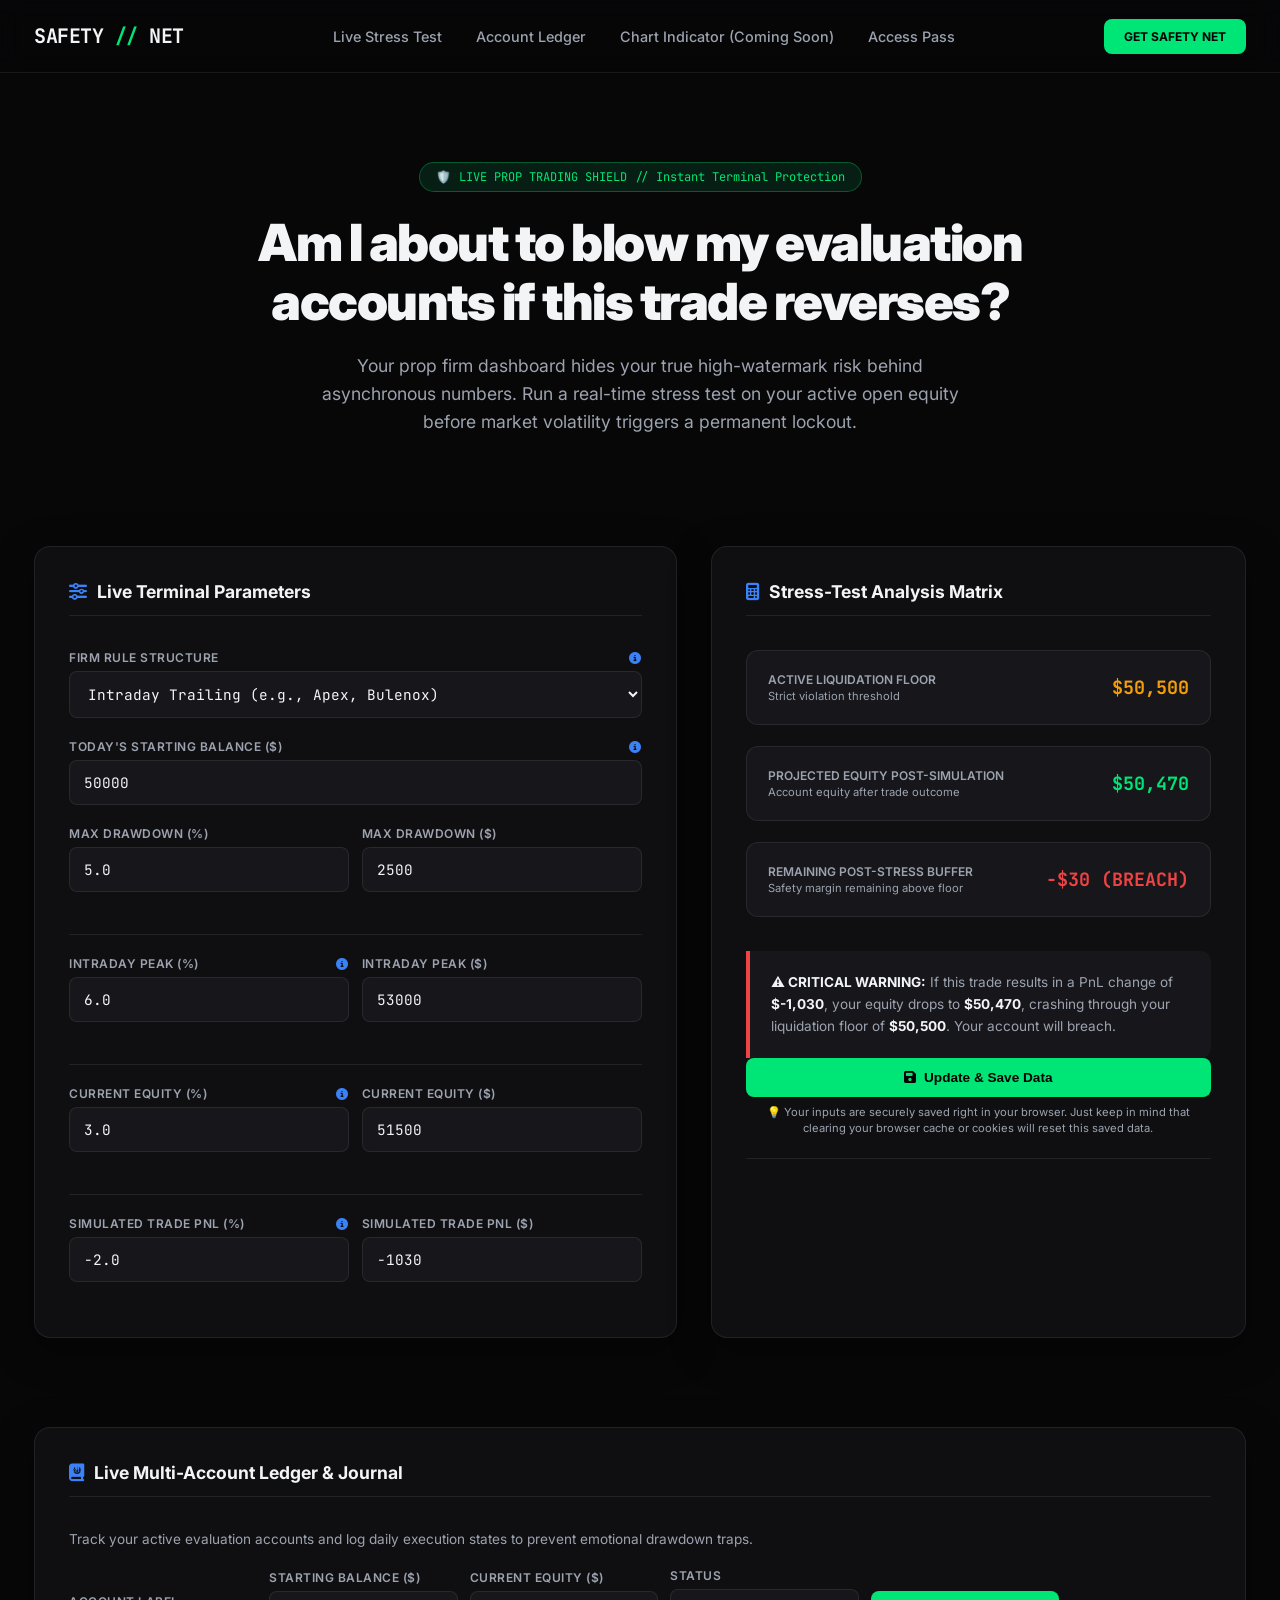
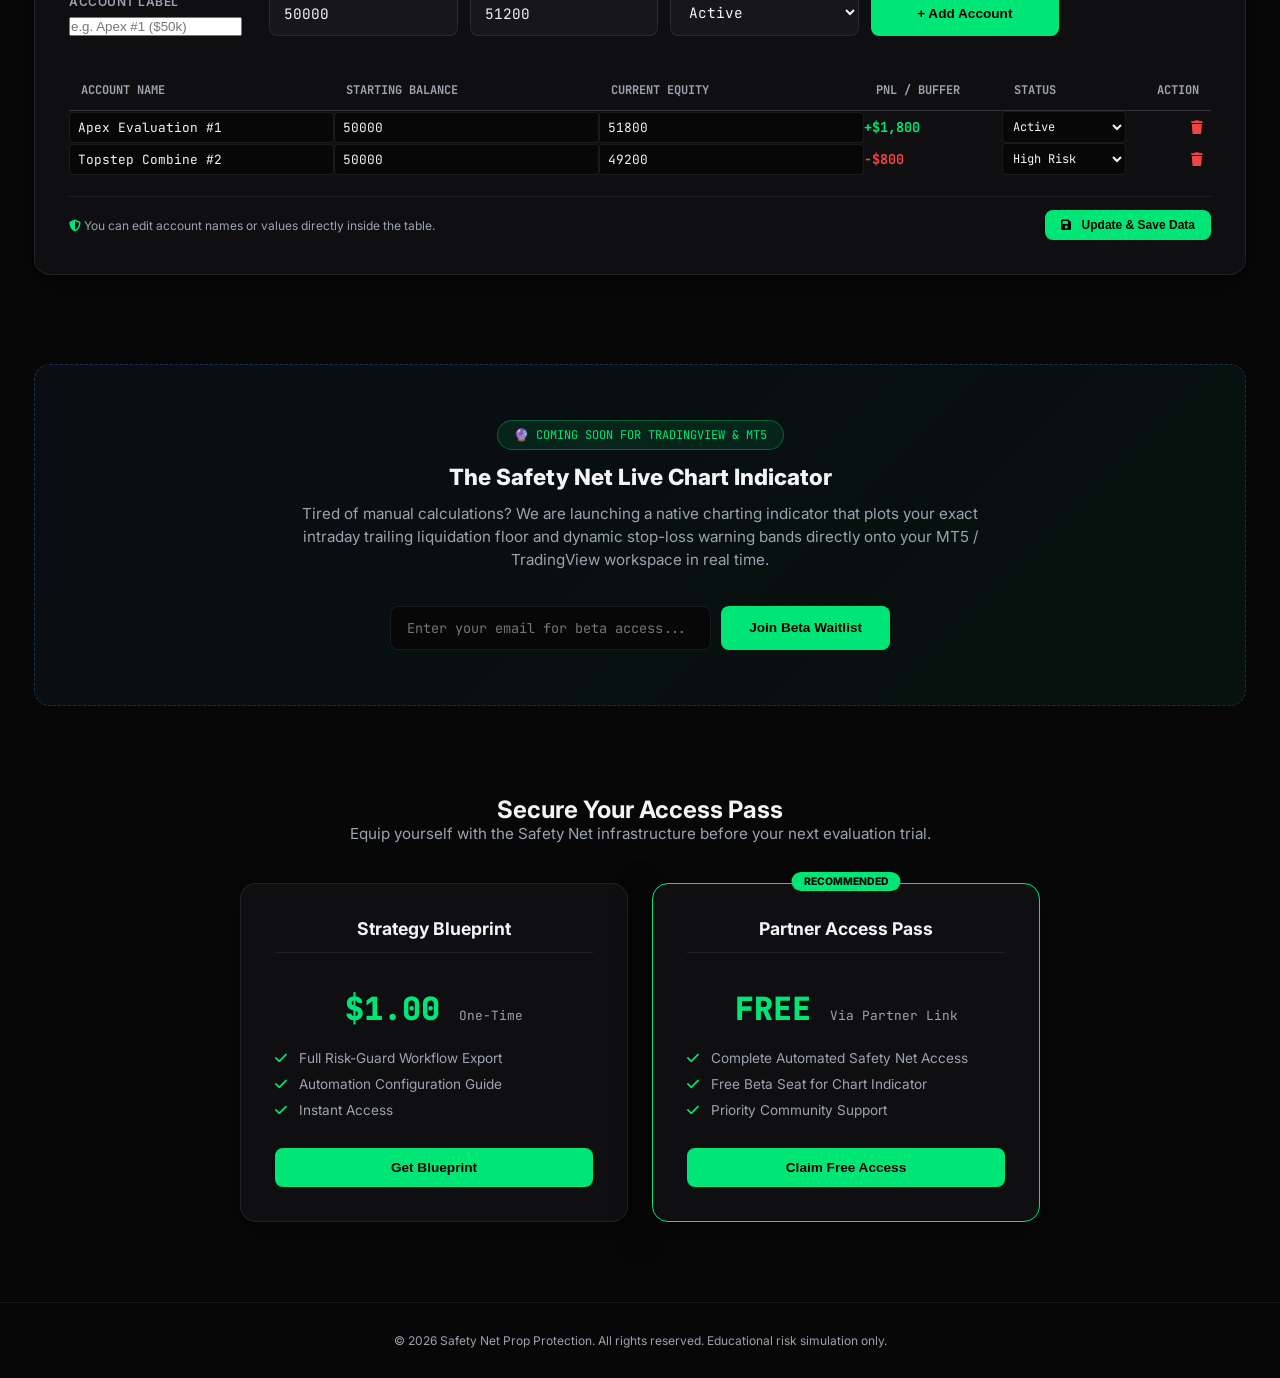
<file: index.html>
<!DOCTYPE html>
<html lang="en">
<head>
    <meta charset="UTF-8" />
    <meta name="viewport" content="width=device-width, initial-scale=1.0" />
    <title>Safety Net // Prop Trading Liquidation Shield & Calculator</title>
    <link rel="preconnect" href="https://fonts.googleapis.com" />
    <link rel="preconnect" href="https://fonts.gstatic.com" crossorigin />
    <link href="https://fonts.googleapis.com/css2?family=Inter:wght@300;400;500;600;700;800;900&family=JetBrains+Mono:wght@400;500;700&display=swap" rel="stylesheet" />
    <link rel="stylesheet" href="https://cdnjs.cloudflare.com/ajax/libs/font-awesome/6.4.0/css/all.min.css" />
    <link rel="stylesheet" href="style.css" />
</head>
<body>

    <nav class="navbar">
        <div class="widescreen-wrapper">
            <div class="nav-inner">
                <a href="#" class="logo">
                    SAFETY <span class="logo-accent">//</span> NET
                </a>
                <div class="nav-links">
                    <a href="#calculator">Live Stress Test</a>
                    <a href="#journal">Account Ledger</a>
                    <a href="#coming-soon">Chart Indicator (Coming Soon)</a>
                    <a href="#pricing">Access Pass</a>
                </div>
                <a href="#pricing" class="btn-primary" style="padding: 10px 20px; font-size: 0.75rem;">GET SAFETY NET</a>
            </div>
        </div>
    </nav>

    <section class="hero-section">
        <div class="widescreen-wrapper">
            <div class="status-badge">
                🛡️ <span class="status-online">LIVE PROP TRADING SHIELD</span> // Instant Terminal Protection
            </div>
            <h1 class="hero-title">
                Am I about to blow my evaluation accounts if this trade reverses?
            </h1>
            <p class="hero-desc">
                Your prop firm dashboard hides your true high-watermark risk behind asynchronous numbers. Run a real-time stress test on your active open equity before market volatility triggers a permanent lockout.
            </p>
        </div>
    </section>

    <section id="calculator" class="widescreen-wrapper">
        <div class="workspace-grid">
            
            <div class="terminal-panel">
                <h3><i class="fa-solid fa-sliders"></i> Live Terminal Parameters</h3>
                
               

                <div class="form-group">
                    <label for="propFirm">Firm Rule Structure 
                        <span class="info-tooltip"><i class="fa-solid fa-circle-info"></i><span class="tooltip-text">Intraday trailing models lock your liquidation floor to your highest floating peak. Static models anchor to your starting balance.</span></span>
                    </label>
                    <select id="propFirm">
                        <option value="intraday">Intraday Trailing (e.g., Apex, Bulenox)</option>
                        <option value="static">Static Balance Baseline (e.g., FTMO, FundedNext)</option>
                    </select>
                </div>

                <div class="form-group">
                    <label for="startingBalance">Today's Starting Balance ($)
                        <span class="info-tooltip"><i class="fa-solid fa-circle-info"></i><span class="tooltip-text">Your exact account balance at today's market open.</span></span>
                    </label>
                    <input type="number" id="startingBalance" value="50000" step="1000">
                </div>

                <div class="form-row dual">
                    <div class="form-group">
                        <label for="drawdownPercent">Max Drawdown (%)</label>
                        <input type="number" id="drawdownPercent" value="5.0" step="0.5">
                    </div>
                    <div class="form-group">
                        <label for="drawdownDollar">Max Drawdown ($)</label>
                        <input type="number" id="drawdownDollar" value="2500" step="100">
                    </div>
                </div>

                <div class="form-row dual input-divider">
                    <div class="form-group">
                        <label for="peakPercent">Intraday Peak (%)
                            <span class="info-tooltip"><i class="fa-solid fa-circle-info"></i><span class="tooltip-text">Highest floating equity peak reached today relative to start balance.</span></span>
                        </label>
                        <input type="number" id="peakPercent" value="6.0" step="0.5">
                    </div>
                    <div class="form-group">
                        <label for="peakDollar">Intraday Peak ($)</label>
                        <input type="number" id="peakDollar" value="53000" step="100">
                    </div>
                </div>

                <div class="form-row dual input-divider">
                    <div class="form-group">
                        <label for="currentPercent">Current Equity (%)
                            <span class="info-tooltip"><i class="fa-solid fa-circle-info"></i><span class="tooltip-text">Real-time floating equity including open PnL right now.</span></span>
                        </label>
                        <input type="number" id="currentPercent" value="3.0" step="0.5">
                    </div>
                    <div class="form-group">
                        <label for="currentDollar">Current Equity ($)</label>
                        <input type="number" id="currentDollar" value="51500" step="100">
                    </div>
                </div>

                <div class="form-row dual input-divider">
                    <div class="form-group">
                        <label for="simPnlPercent">Simulated Trade PnL (%)
                            <span class="info-tooltip"><i class="fa-solid fa-circle-info"></i><span class="tooltip-text">Test stop-loss leeway. Positive = profit gain, Negative = drawdown/loss retracement.</span></span>
                        </label>
                        <input type="number" id="simPnlPercent" value="-2.0" step="0.5">
                    </div>
                    <div class="form-group">
                        <label for="simPnlDollar">Simulated Trade PnL ($)</label>
                        <input type="number" id="simPnlDollar" value="-1030" step="50">
                    </div>
                </div>
            </div>

            <div class="terminal-panel">
                <h3><i class="fa-solid fa-calculator"></i> Stress-Test Analysis Matrix</h3>
                
                <div class="matrix-metrics">
                    <div class="metric-tile">
                        <div>
                            <div class="metric-tile-title">Active Liquidation Floor</div>
                            <div class="metric-tile-sub">Strict violation threshold</div>
                        </div>
                        <div class="metric-tile-val warning" id="hardFloor">$50,500</div>
                    </div>

                    <div class="metric-tile">
                        <div>
                            <div class="metric-tile-title">Projected Equity Post-Simulation</div>
                            <div class="metric-tile-sub">Account equity after trade outcome</div>
                        </div>
                        <div class="metric-tile-val" id="projectedEquity">$50,470</div>
                    </div>

                    <div class="metric-tile">
                        <div>
                            <div class="metric-tile-title">Remaining Post-Stress Buffer</div>
                            <div class="metric-tile-sub">Safety margin remaining above floor</div>
                        </div>
                        <div class="metric-tile-val" id="trueBuffer">-$30</div>
                    </div>
                </div>

                <div class="analysis-box" id="explanationText">
                    </div>

                     <div style="margin-bottom: var(--fib-3); padding-bottom: var(--fib-3); border-bottom: 1px solid var(--border-color);">
                    <button type="button" id="bookmarkBtn" class="btn-primary" style="width: 100%; display: flex; align-items: center; justify-content: center; gap: 8px;">
                        <i class="fa-solid fa-floppy-disk"></i> Update & Save Data
                    </button>
                    <div id="saveToast" style="display: none; font-size: 0.75rem; color: var(--neon-green); text-align: center; margin-top: 8px; font-family: 'JetBrains Mono', monospace;">
                        ✅ Data updated, pushed to ledger, & saved locally!
                    </div>
                    <div style="font-size: 0.7rem; color: var(--text-muted); text-align: center; margin-top: 8px; line-height: 1.4;">
                        💡 Your inputs are securely saved right in your browser. Just keep in mind that clearing your browser cache or cookies will reset this saved data.
                    </div>
                </div>
            </div>

        </div>
    </section>

    <section id="journal" class="widescreen-wrapper" style="margin-bottom: var(--fib-6);">
        <div class="terminal-panel">
            <h3><i class="fa-solid fa-book-journal-whills"></i> Live Multi-Account Ledger & Journal</h3>
            <p style="color: var(--text-muted); font-size: 0.85rem; margin-bottom: var(--fib-3);">Track your active evaluation accounts and log daily execution states to prevent emotional drawdown traps.</p>
            
            <form id="accountForm" style="display: grid; grid-template-columns: repeat(auto-fit, minmax(180px, 1fr)) 140px; gap: 12px; margin-bottom: var(--fib-4); align-items: end;">
                <div class="form-group" style="margin: 0;">
                    <label>Account Label</label>
                    <input type="text" id="accName" placeholder="e.g. Apex #1 ($50k)" required />
                </div>
                <div class="form-group" style="margin: 0;">
                    <label>Starting Balance ($)</label>
                    <input type="number" id="accStart" value="50000" step="1000" required />
                </div>
                <div class="form-group" style="margin: 0;">
                    <label>Current Equity ($)</label>
                    <input type="number" id="accCurrent" value="51200" step="100" required />
                </div>
                <div class="form-group" style="margin: 0;">
                    <label>Status</label>
                    <select id="accStatus">
                        <option value="Active">Active</option>
                        <option value="Warning">High Risk</option>
                        <option value="Breached">Breached</option>
                    </select>
                </div>
                <button type="submit" class="btn-primary" style="height: 45px;">+ Add Account</button>
            </form>

            <div style="overflow-x: auto; margin-bottom: var(--fib-3);">
                <table style="width: 100%; border-collapse: collapse; font-family: 'JetBrains Mono', monospace; font-size: 0.85rem; text-align: left;">
                    <thead>
                        <tr style="border-bottom: 1px solid var(--border-color); color: var(--text-muted); font-size: 0.75rem; text-transform: uppercase;">
                            <th style="padding: 12px;">Account Name</th>
                            <th style="padding: 12px;">Starting Balance</th>
                            <th style="padding: 12px;">Current Equity</th>
                            <th style="padding: 12px;">PnL / Buffer</th>
                            <th style="padding: 12px;">Status</th>
                            <th style="padding: 12px; text-align: right;">Action</th>
                        </tr>
                    </thead>
                    <tbody id="accountTableBody">
                        </tbody>
                </table>
            </div>

            <div style="display: flex; align-items: center; justify-content: space-between; flex-wrap: wrap; gap: 12px; padding-top: var(--fib-2); border-top: 1px solid var(--border-color);">
                <span style="font-size: 0.75rem; color: var(--text-muted);">
                    <i class="fa-solid fa-shield-halved" style="color: var(--neon-green);"></i> You can edit account names or values directly inside the table.
                </span>
                <button type="button" id="updateLedgerBtn" class="btn-primary" style="padding: 8px 16px; font-size: 0.75rem;">
                    <i class="fa-solid fa-floppy-disk" style="margin-right: 6px;"></i> Update & Save Data
                </button>
            </div>
            <div id="ledgerSaveToast" style="display: none; font-size: 0.75rem; color: var(--neon-green); text-align: right; margin-top: 6px; font-family: 'JetBrains Mono', monospace;">
                ✅ Full ledger & calculator state successfully synchronized!
            </div>
        </div>
    </section>

    <section id="coming-soon" class="widescreen-wrapper">
        <div class="teaser-section">
            <span class="status-badge" style="margin-bottom: var(--fib-2);">🔮 COMING SOON FOR TRADINGVIEW & MT5</span>
            <h3>The Safety Net Live Chart Indicator</h3>
            <p>
                Tired of manual calculations? We are launching a native charting indicator that plots your exact intraday trailing liquidation floor and dynamic stop-loss warning bands directly onto your MT5 / TradingView workspace in real time.
            </p>

            <script src="https://www.google.com/recaptcha/api.js?render=6Le0zE0tAAAAAFS2r8ccElNqsbrkeVNRX0A3tuOA" async defer></script>
            
            <div id="lead-capture-success" style="display: none; text-align: center; padding: 15px; border: 1px solid var(--neon-green); border-radius: 8px; margin-bottom: 20px;">
                <h4 style="color: var(--neon-green);">✅ You're on the Priority Beta List!</h4>
                <p style="font-family: 'JetBrains Mono', monospace; font-size: 0.8rem; color: var(--text-muted);">We'll notify you the moment the chart indicator releases.</p>
            </div>

            <form id="hero-lead-capture" class="lead-capture-box" style="display: flex; flex-direction: column; gap: 12px;">
                <div style="position: absolute; left: -9999px; top: -9999px;" aria-hidden="true">
                    <input type="text" name="b_password_trap" tabindex="-1" value="" autocomplete="off" />
                </div>
                <input type="hidden" name="g-recaptcha-response" id="g-recaptcha-response" />
                <input type="hidden" name="cookie_id" id="cookie_id" />

                <div style="display: flex; gap: 10px; flex-wrap: wrap; justify-content: center;">
                    <input type="email" name="email" placeholder="Enter your email for beta access..." required 
                        style="padding: 12px 16px; border-radius: 8px; border: 1px solid var(--border-color); background: var(--bg-deep); color: var(--text-main); font-family: 'JetBrains Mono', monospace; font-size: 0.85rem; flex: 1; min-width: 260px; outline: none;" />
                    <button type="submit" class="btn-primary">Join Beta Waitlist</button>
                </div>
            </form>

            <script>
                function getOrCreateCookieId() {
                    let cookieId = document.cookie.split('; ').find(row => row.startsWith('user_id='));
                    if (cookieId) {
                        return cookieId.split('=')[1];
                    } else {
                        const newId = crypto.randomUUID();
                        document.cookie = `user_id=${newId}; path=/; max-age=31536000; Secure; SameSite=Lax`;
                        return newId;
                    }
                }

                document.getElementById('hero-lead-capture').addEventListener('submit', function(event) {
                    event.preventDefault();
                    const cookieId = getOrCreateCookieId();
                    document.getElementById('cookie_id').value = cookieId;

                    const form = event.target;
                    const formData = new FormData(form);
                    const data = {
                        email: formData.get('email'),
                        cookie_id: cookieId,
                        'g-recaptcha-response': document.getElementById('g-recaptcha-response').value
                    };

                    grecaptcha.ready(function() {
                        grecaptcha.execute('6Le0zE0tAAAAAFS2r8ccElNqsbrkeVNRX0A3tuOA', {action: 'submit'}).then(function(token) {
                            document.getElementById('g-recaptcha-response').value = token;
                            data['g-recaptcha-response'] = token;

                            fetch('https://activepieces-finance.yashparkar.com/api/v1/webhooks/ctjk18auY0lQUH4fyHrA3', {
                                method: 'POST',
                                headers: { 'Content-Type': 'application/json' },
                                body: JSON.stringify(data)
                            })
                            .then(response => {
                                if (response.ok) {
                                    document.getElementById('lead-capture-success').style.display = 'block';
                                    document.getElementById('hero-lead-capture').style.display = 'none';
                                } else {
                                    alert('Something went wrong. Please try again.');
                                }
                            })
                            .catch(error => {
                                console.error('Error:', error);
                                alert('Network error. Please try again.');
                            });
                        });
                    });
                });
            </script>
        </div>
    </section>

    <section id="pricing" class="widescreen-wrapper" style="margin-bottom: 80px;">
        <div style="text-align: center; max-width: 600px; margin: 0 auto 40px;">
            <h2>Secure Your Access Pass</h2>
            <p style="color: var(--text-muted); font-size: 0.95rem;">Equip yourself with the Safety Net infrastructure before your next evaluation trial.</p>
        </div>

        <div style="display: grid; grid-template-columns: repeat(auto-fit, minmax(300px, 1fr)); gap: 24px; max-width: 800px; margin: 0 auto;">
            <div class="terminal-panel" style="text-align: center;">
                <h3 style="justify-content: center;">Strategy Blueprint</h3>
                <div style="font-family: 'JetBrains Mono', monospace; font-size: 2rem; font-weight: 800; margin: 20px 0; color: var(--neon-green);">$1.00 <span style="font-size: 0.8rem; color: var(--text-muted); font-weight: 400;">One-Time</span></div>
                <ul style="list-style: none; padding: 0; margin-bottom: 30px; text-align: left; color: var(--text-muted); font-size: 0.85rem; display: flex; flex-direction: column; gap: 10px;">
                    <li><i class="fa-solid fa-check" style="color: var(--neon-green); margin-right: 8px;"></i> Full Risk-Guard Workflow Export</li>
                    <li><i class="fa-solid fa-check" style="color: var(--neon-green); margin-right: 8px;"></i> Automation Configuration Guide</li>
                    <li><i class="fa-solid fa-check" style="color: var(--neon-green); margin-right: 8px;"></i> Instant Access</li>
                </ul>
                <button class="btn-primary" style="width: 100%;">Get Blueprint</button>
            </div>

            <div class="terminal-panel" style="text-align: center; border-color: var(--neon-green);">
                <div style="position: absolute; top: -12px; left: 50%; transform: translateX(-50%); background: var(--neon-green); color: #000; font-size: 0.65rem; font-weight: 800; padding: 3px 12px; border-radius: 50px; text-transform: uppercase;">Recommended</div>
                <h3 style="justify-content: center;">Partner Access Pass</h3>
                <div style="font-family: 'JetBrains Mono', monospace; font-size: 2rem; font-weight: 800; margin: 20px 0; color: var(--neon-green);">FREE <span style="font-size: 0.8rem; color: var(--text-muted); font-weight: 400;">Via Partner Link</span></div>
                <ul style="list-style: none; padding: 0; margin-bottom: 30px; text-align: left; color: var(--text-muted); font-size: 0.85rem; display: flex; flex-direction: column; gap: 10px;">
                    <li><i class="fa-solid fa-check" style="color: var(--neon-green); margin-right: 8px;"></i> Complete Automated Safety Net Access</li>
                    <li><i class="fa-solid fa-check" style="color: var(--neon-green); margin-right: 8px;"></i> Free Beta Seat for Chart Indicator</li>
                    <li><i class="fa-solid fa-check" style="color: var(--neon-green); margin-right: 8px;"></i> Priority Community Support</li>
                </ul>
                <button class="btn-primary" style="width: 100%;">Claim Free Access</button>
            </div>
        </div>
    </section>

    <footer style="border-top: 1px solid var(--border-color); padding: 30px 0; text-align: center; font-size: 0.75rem; color: var(--text-muted);">
        <div class="widescreen-wrapper">
            <p>&copy; 2026 Safety Net Prop Protection. All rights reserved. Educational risk simulation only.</p>
        </div>
    </footer>

    <script src="script.js"></script>
</body>
</html>
</file>
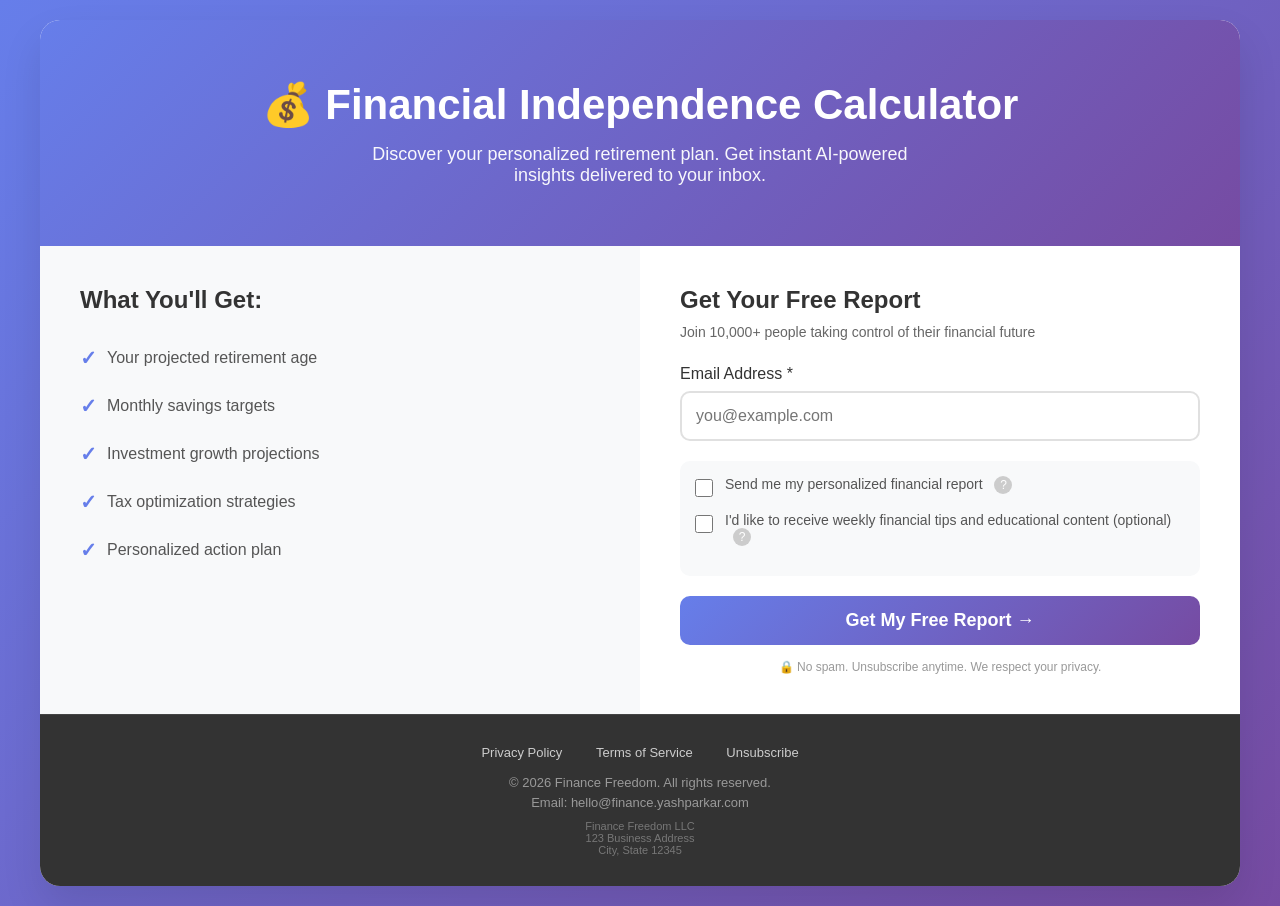
<file: index1.html>
<!DOCTYPE html>
<html lang="en">
<head>
    <meta charset="UTF-8">
    <meta name="viewport" content="width=device-width, initial-scale=1.0">
    <title>Financial Independence Calculator | Free Retirement Report</title>
    <style>
        * {
            margin: 0;
            padding: 0;
            box-sizing: border-box;
        }
        
        body {
            font-family: -apple-system, BlinkMacSystemFont, 'Segoe UI', Roboto, Oxygen, Ubuntu, sans-serif;
            background: linear-gradient(135deg, #667eea 0%, #764ba2 100%);
            min-height: 100vh;
            padding: 20px;
        }
        
        .container {
            max-width: 1200px;
            margin: 0 auto;
            background: white;
            border-radius: 20px;
            overflow: hidden;
            box-shadow: 0 20px 40px rgba(0,0,0,0.1);
        }
        
        /* Header Section */
        .header {
            background: linear-gradient(135deg, #667eea 0%, #764ba2 100%);
            color: white;
            padding: 60px 40px;
            text-align: center;
        }
        
        .header h1 {
            font-size: 42px;
            margin-bottom: 15px;
        }
        
        .header p {
            font-size: 18px;
            opacity: 0.95;
            max-width: 600px;
            margin: 0 auto;
        }
        
        /* Content Section */
        .content {
            display: flex;
            flex-wrap: wrap;
        }
        
        .features {
            flex: 1;
            padding: 40px;
            background: #f8f9fa;
        }
        
        .features h3 {
            color: #333;
            margin-bottom: 20px;
            font-size: 24px;
        }
        
        .features ul {
            list-style: none;
        }
        
        .features li {
            padding: 12px 0;
            color: #555;
            display: flex;
            align-items: center;
            gap: 10px;
        }
        
        .features li:before {
            content: "✓";
            color: #667eea;
            font-weight: bold;
            font-size: 20px;
        }
        
        .form-section {
            flex: 1;
            padding: 40px;
            background: white;
        }
        
        .form-section h3 {
            color: #333;
            margin-bottom: 10px;
            font-size: 24px;
        }
        
        .form-section .subtitle {
            color: #666;
            margin-bottom: 25px;
            font-size: 14px;
        }
        
        .form-group {
            margin-bottom: 20px;
        }
        
        label {
            display: block;
            margin-bottom: 8px;
            color: #333;
            font-weight: 500;
        }
        
        input[type="email"] {
            width: 100%;
            padding: 14px;
            border: 2px solid #e0e0e0;
            border-radius: 10px;
            font-size: 16px;
            transition: border-color 0.3s;
        }
        
        input[type="email"]:focus {
            outline: none;
            border-color: #667eea;
        }
        
        /* Consent Checkboxes */
        .consent-group {
            margin: 20px 0;
            padding: 15px;
            background: #f8f9fa;
            border-radius: 10px;
        }
        
        .checkbox-wrapper {
            display: flex;
            align-items: flex-start;
            gap: 12px;
            margin-bottom: 15px;
        }
        
        .checkbox-wrapper input[type="checkbox"] {
            margin-top: 3px;
            width: 18px;
            height: 18px;
            cursor: pointer;
        }
        
        .checkbox-wrapper label {
            flex: 1;
            margin: 0;
            font-size: 14px;
            font-weight: normal;
            color: #555;
            cursor: pointer;
        }
        
        .info-icon {
            display: inline-flex;
            align-items: center;
            justify-content: center;
            width: 18px;
            height: 18px;
            background: #ccc;
            color: white;
            border-radius: 50%;
            font-size: 12px;
            cursor: help;
            margin-left: 8px;
            position: relative;
        }
        
        .info-icon:hover .tooltip {
            display: block;
        }
        
        .tooltip {
            display: none;
            position: absolute;
            bottom: 25px;
            left: 0;
            background: #333;
            color: white;
            font-size: 12px;
            padding: 8px 12px;
            border-radius: 8px;
            width: 250px;
            z-index: 100;
            white-space: normal;
        }
        
        button {
            width: 100%;
            padding: 14px;
            background: linear-gradient(135deg, #667eea 0%, #764ba2 100%);
            color: white;
            border: none;
            border-radius: 10px;
            font-size: 18px;
            font-weight: bold;
            cursor: pointer;
            transition: transform 0.2s;
        }
        
        button:hover {
            transform: translateY(-2px);
        }
        
        button:disabled {
            opacity: 0.7;
            cursor: not-allowed;
        }
        
        .result {
            margin-top: 20px;
            padding: 15px;
            border-radius: 10px;
            display: none;
        }
        
        .result.success {
            background: #d4edda;
            color: #155724;
            border: 1px solid #c3e6cb;
            display: block;
        }
        
        .result.error {
            background: #f8d7da;
            color: #721c24;
            border: 1px solid #f5c6cb;
            display: block;
        }
        
        /* Footer */
        .footer {
            background: #333;
            color: #999;
            padding: 30px 40px;
            text-align: center;
            font-size: 13px;
            border-top: 1px solid #444;
        }
        
        .footer-links {
            margin-bottom: 15px;
        }
        
        .footer-links a {
            color: #ccc;
            text-decoration: none;
            margin: 0 15px;
            transition: color 0.3s;
        }
        
        .footer-links a:hover {
            color: #667eea;
        }
        
        .footer p {
            margin: 5px 0;
        }
        
        .address {
            margin-top: 10px;
            font-size: 11px;
            color: #777;
        }
        
        @media (max-width: 768px) {
            .header h1 { font-size: 28px; }
            .header { padding: 40px 20px; }
            .features, .form-section { padding: 30px 20px; }
        }
    </style>
</head>
<body>
    <div class="container">
        <!-- Header -->
        <div class="header">
            <h1>💰 Financial Independence Calculator</h1>
            <p>Discover your personalized retirement plan. Get instant AI-powered insights delivered to your inbox.</p>
        </div>
        
        <!-- Content -->
        <div class="content">
            <div class="features">
                <h3>What You'll Get:</h3>
                <ul>
                    <li>Your projected retirement age</li>
                    <li>Monthly savings targets</li>
                    <li>Investment growth projections</li>
                    <li>Tax optimization strategies</li>
                    <li>Personalized action plan</li>
                </ul>
            </div>
            
            <div class="form-section">
                <h3>Get Your Free Report</h3>
                <p class="subtitle">Join 10,000+ people taking control of their financial future</p>
                
                <form id="leadForm">
                    <div class="form-group">
                        <label for="email">Email Address *</label>
                        <input type="email" id="email" name="email" placeholder="you@example.com" required>
                    </div>
                    
                    <!-- Consent Checkboxes -->
                    <div class="consent-group">
                        <div class="checkbox-wrapper">
                            <input type="checkbox" id="transactionalConsent" required>
                            <label for="transactionalConsent">
                                Send me my personalized financial report
                                <span class="info-icon">?
                                    <span class="tooltip">We'll email your custom report once. No follow-up emails unless you opt in below.</span>
                                </span>
                            </label>
                        </div>
                        
                        <div class="checkbox-wrapper">
                            <input type="checkbox" id="marketingConsent">
                            <label for="marketingConsent">
                                I'd like to receive weekly financial tips and educational content (optional)
                                <span class="info-icon">?
                                    <span class="tooltip">You'll receive 1-2 emails per week with financial education. Unsubscribe anytime.</span>
                                </span>
                            </label>
                        </div>
                    </div>
                    
                    <button type="submit" id="submitBtn">Get My Free Report →</button>
                </form>
                
                <div id="result"></div>
                
                <p style="font-size: 12px; color: #999; margin-top: 15px; text-align: center;">
                    🔒 No spam. Unsubscribe anytime. We respect your privacy.
                </p>
            </div>
        </div>
        
        <!-- Footer -->
        <div class="footer">
            <div class="footer-links">
                <a href="/privacy">Privacy Policy</a>
                <a href="/terms">Terms of Service</a>
                <a href="#" id="unsubscribeLink">Unsubscribe</a>
            </div>
            <p>© 2026 Finance Freedom. All rights reserved.</p>
            <p>Email: hello@finance.yashparkar.com</p>
            <div class="address">
                Finance Freedom LLC<br>
                123 Business Address<br>
                City, State 12345
            </div>
        </div>
    </div>
        <script>
        const POCKETBASE_URL = window.location.hostname === 'localhost' 
            ? 'http://127.0.0.1:8090' 
            : (() => {
                const domain = 'https://api-finance.yashparkar.com';
                const ip = 'http://141.148.205.156:8090';
                return domain;
            })();
        
        const form = document.getElementById('leadForm');
        const submitBtn = document.getElementById('submitBtn');
        const resultDiv = document.getElementById('result');
        
        form.addEventListener('submit', async (e) => {
            e.preventDefault();
            
            const email = document.getElementById('email').value;
            const transactionalConsent = document.getElementById('transactionalConsent').checked;
            const marketingConsent = document.getElementById('marketingConsent').checked;
            
            if (!transactionalConsent) {
                alert('Please consent to receive your financial report.');
                return;
            }
            
            submitBtn.disabled = true;
            submitBtn.textContent = 'Processing...';
            resultDiv.className = 'result';
            resultDiv.innerHTML = '';
            
            try {
                // 1. Save to PocketBase
                const pbResponse = await fetch(`${POCKETBASE_URL}/api/collections/leads/records`, {
                    method: 'POST',
                    headers: {
                        'Content-Type': 'application/json'
                    },
                    body: JSON.stringify({
                        email: email,
                        source_utm: 'landing_page',
                        marketing_opt_in: marketingConsent,
                        consent_timestamp: new Date().toISOString()
                    })
                });
                
                if (!pbResponse.ok) {
                    throw new Error('PocketBase submission failed');
                }

                // 2. After PocketBase success, add to Listmonk via our secure proxy function
                try {
                    await fetch('/listmonk', {
                        method: 'POST',
                        headers: { 'Content-Type': 'application/json' },
                        body: JSON.stringify({ email: email, name: '' })
                    });
                } catch (listmonkError) {
                    // Log the error but don't fail the user-facing success message
                    console.error('Listmonk subscription error:', listmonkError);
                }
                
                // 3. Show success message to user
                resultDiv.className = 'result success';
                resultDiv.innerHTML = '✅ Success! Check your email for your personalized financial report.';
                form.reset();
                
            } catch (error) {
                console.error('Submission error:', error);
                resultDiv.className = 'result error';
                resultDiv.innerHTML = '❌ Error. Please try again or contact support.';
            } finally {
                submitBtn.disabled = false;
                submitBtn.textContent = 'Get My Free Report →';
            }
        });
        
        // Unsubscribe link handler
        const unsubscribeLink = document.getElementById('unsubscribeLink');
        if (unsubscribeLink) {
            unsubscribeLink.addEventListener('click', (e) => {
                e.preventDefault();
                alert('To unsubscribe, click the link at the bottom of any email you receive from us.\n\nIf you need assistance, email: hello@finance.yashparkar.com');
            });
        }
    </script>
</body>
</html>
</file>
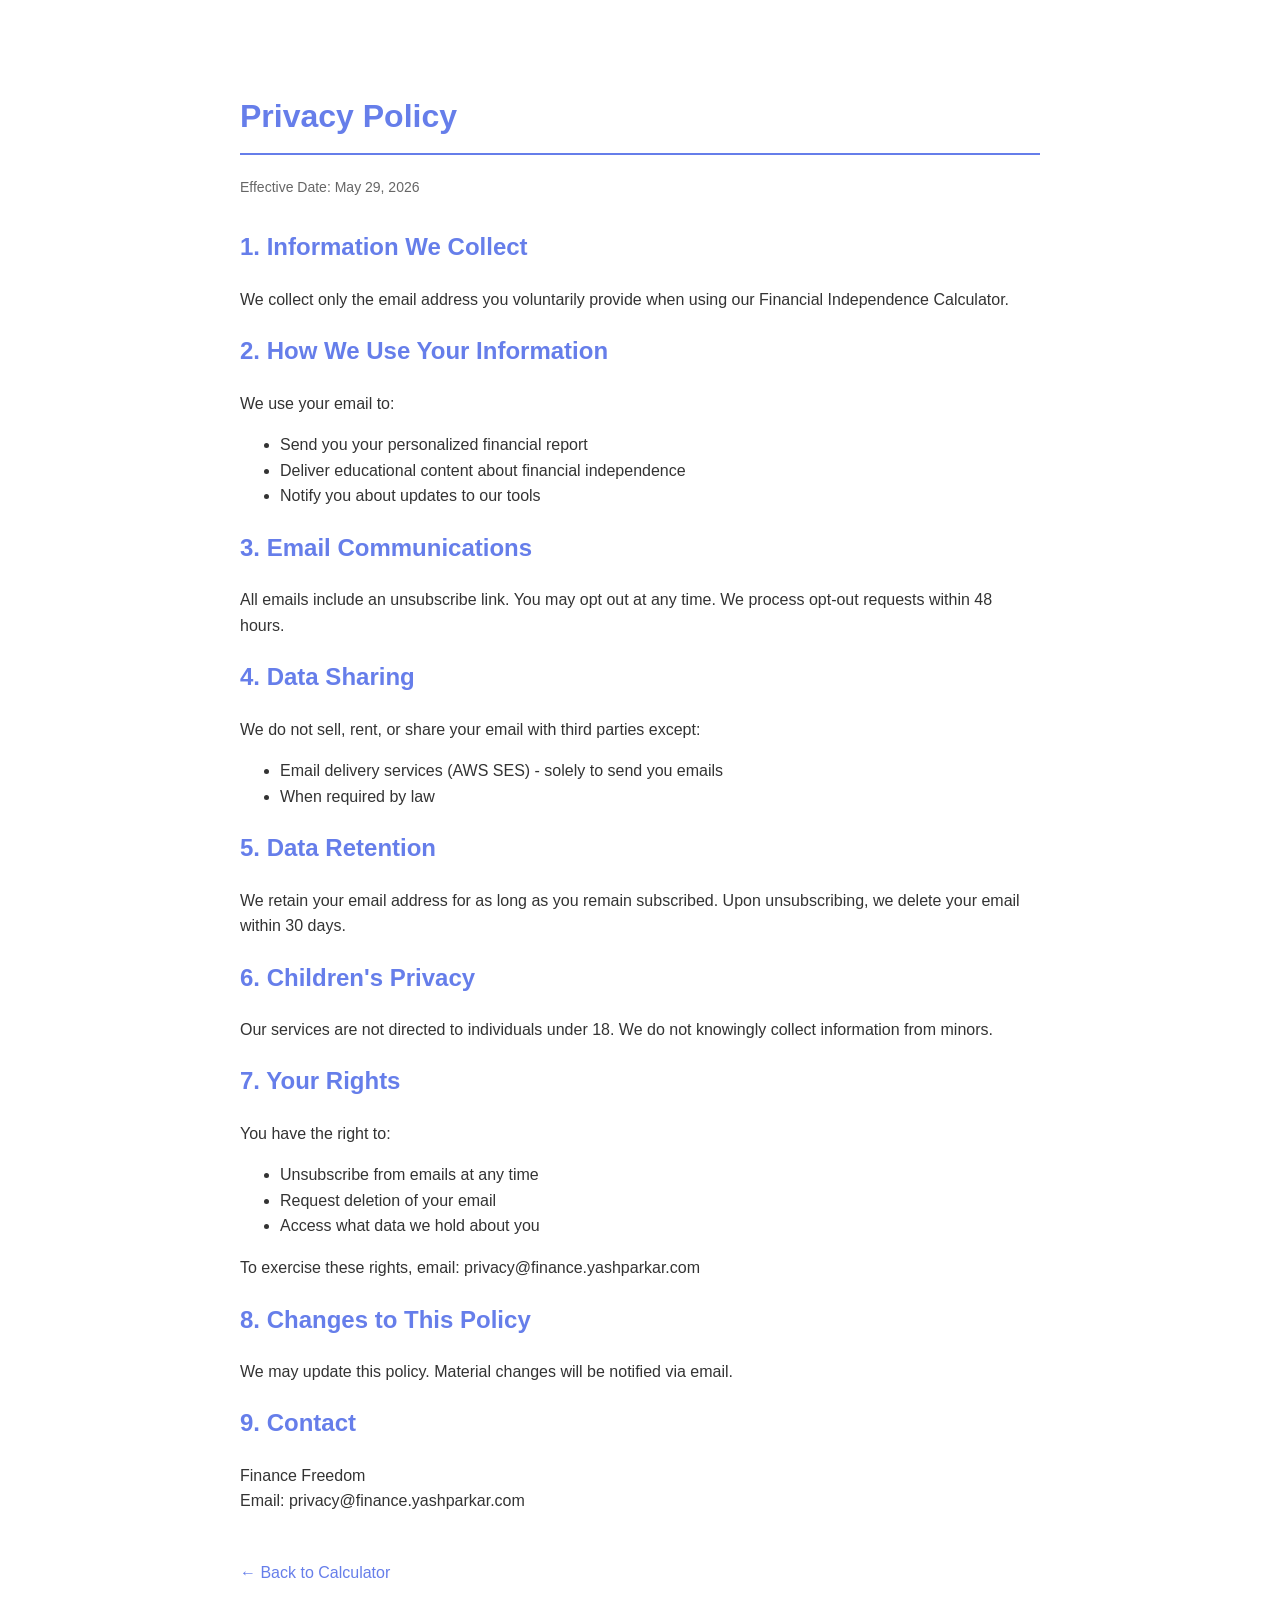
<file: privacy.html>
<!DOCTYPE html>
<html lang="en">
<head>
    <meta charset="UTF-8">
    <meta name="viewport" content="width=device-width, initial-scale=1.0">
    <title>Privacy Policy - Finance Freedom</title>
    <style>
        body {
            font-family: -apple-system, BlinkMacSystemFont, 'Segoe UI', Roboto, sans-serif;
            max-width: 800px;
            margin: 50px auto;
            padding: 20px;
            line-height: 1.6;
            color: #333;
        }
        h1, h2 { color: #667eea; }
        h1 { border-bottom: 2px solid #667eea; padding-bottom: 10px; }
        .back { display: inline-block; margin-top: 30px; color: #667eea; text-decoration: none; }
        .effective { color: #666; font-size: 14px; margin-bottom: 30px; }
    </style>
</head>
<body>
    <h1>Privacy Policy</h1>
    <div class="effective">Effective Date: May 29, 2026</div>

    <h2>1. Information We Collect</h2>
    <p>We collect only the email address you voluntarily provide when using our Financial Independence Calculator.</p>

    <h2>2. How We Use Your Information</h2>
    <p>We use your email to:</p>
    <ul>
        <li>Send you your personalized financial report</li>
        <li>Deliver educational content about financial independence</li>
        <li>Notify you about updates to our tools</li>
    </ul>

    <h2>3. Email Communications</h2>
    <p>All emails include an unsubscribe link. You may opt out at any time. We process opt-out requests within 48 hours.</p>

    <h2>4. Data Sharing</h2>
    <p>We do not sell, rent, or share your email with third parties except:</p>
    <ul>
        <li>Email delivery services (AWS SES) - solely to send you emails</li>
        <li>When required by law</li>
    </ul>

    <h2>5. Data Retention</h2>
    <p>We retain your email address for as long as you remain subscribed. Upon unsubscribing, we delete your email within 30 days.</p>

    <h2>6. Children's Privacy</h2>
    <p>Our services are not directed to individuals under 18. We do not knowingly collect information from minors.</p>

    <h2>7. Your Rights</h2>
    <p>You have the right to:</p>
    <ul>
        <li>Unsubscribe from emails at any time</li>
        <li>Request deletion of your email</li>
        <li>Access what data we hold about you</li>
    </ul>
    <p>To exercise these rights, email: privacy@finance.yashparkar.com</p>

    <h2>8. Changes to This Policy</h2>
    <p>We may update this policy. Material changes will be notified via email.</p>

    <h2>9. Contact</h2>
    <p>Finance Freedom<br>
    Email: privacy@finance.yashparkar.com</p>

    <a href="/" class="back">← Back to Calculator</a>
</body>
</html>
</file>
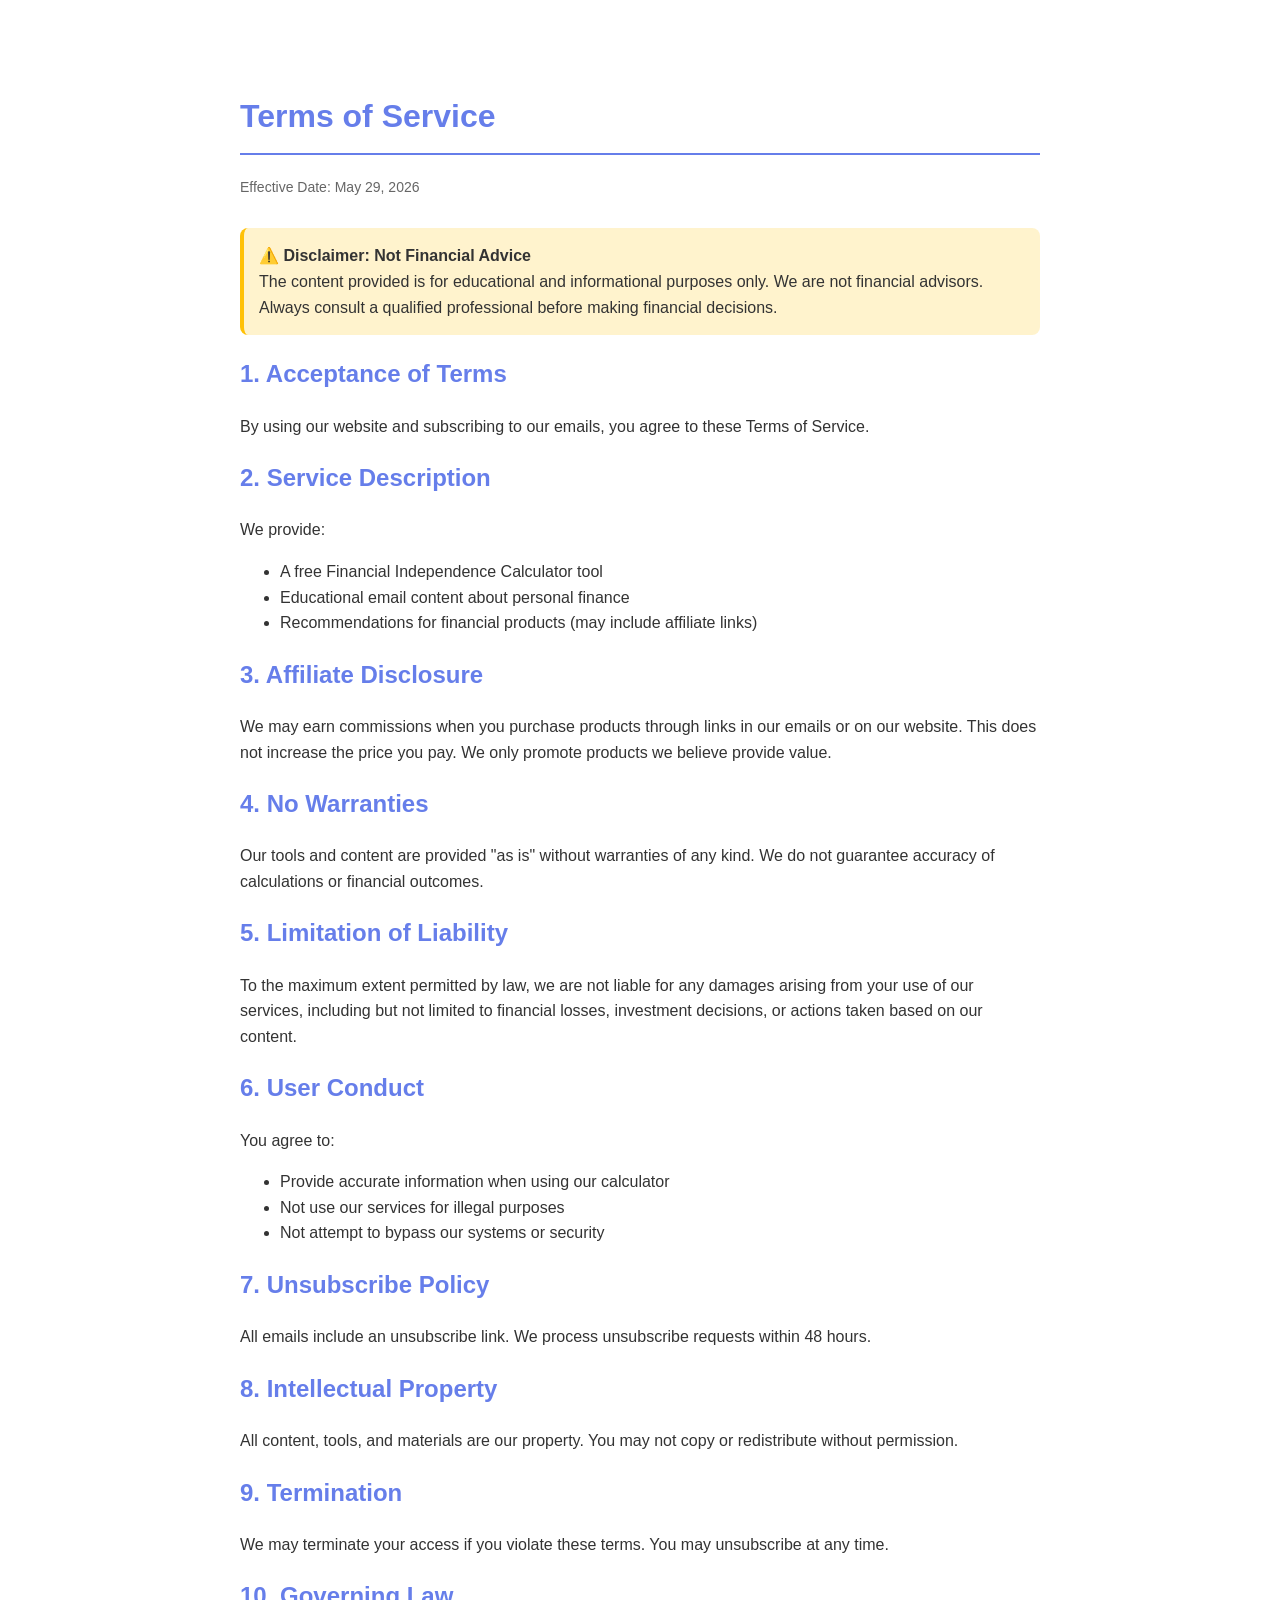
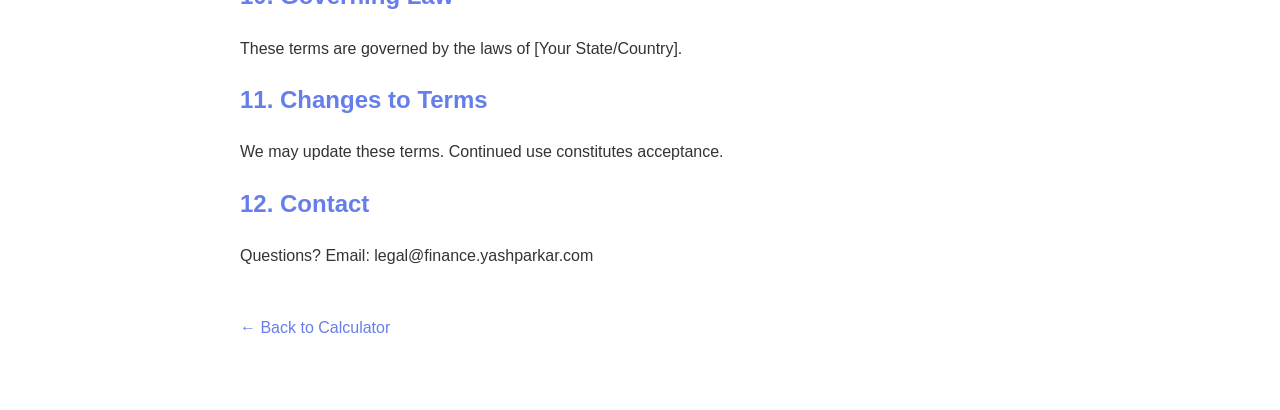
<file: terms.html>
<!DOCTYPE html>
<html lang="en">
<head>
    <meta charset="UTF-8">
    <meta name="viewport" content="width=device-width, initial-scale=1.0">
    <title>Terms of Service - Finance Freedom</title>
    <style>
        body {
            font-family: -apple-system, BlinkMacSystemFont, 'Segoe UI', Roboto, sans-serif;
            max-width: 800px;
            margin: 50px auto;
            padding: 20px;
            line-height: 1.6;
            color: #333;
        }
        h1, h2 { color: #667eea; }
        h1 { border-bottom: 2px solid #667eea; padding-bottom: 10px; }
        .back { display: inline-block; margin-top: 30px; color: #667eea; text-decoration: none; }
        .effective { color: #666; font-size: 14px; margin-bottom: 30px; }
        .disclaimer { background: #fff3cd; padding: 15px; border-radius: 8px; border-left: 4px solid #ffc107; margin: 20px 0; }
    </style>
</head>
<body>
    <h1>Terms of Service</h1>
    <div class="effective">Effective Date: May 29, 2026</div>

    <div class="disclaimer">
        <strong>⚠️ Disclaimer: Not Financial Advice</strong><br>
        The content provided is for educational and informational purposes only. 
        We are not financial advisors. Always consult a qualified professional before making financial decisions.
    </div>

    <h2>1. Acceptance of Terms</h2>
    <p>By using our website and subscribing to our emails, you agree to these Terms of Service.</p>

    <h2>2. Service Description</h2>
    <p>We provide:</p>
    <ul>
        <li>A free Financial Independence Calculator tool</li>
        <li>Educational email content about personal finance</li>
        <li>Recommendations for financial products (may include affiliate links)</li>
    </ul>

    <h2>3. Affiliate Disclosure</h2>
    <p>We may earn commissions when you purchase products through links in our emails or on our website. 
    This does not increase the price you pay. We only promote products we believe provide value.</p>

    <h2>4. No Warranties</h2>
    <p>Our tools and content are provided "as is" without warranties of any kind. 
    We do not guarantee accuracy of calculations or financial outcomes.</p>

    <h2>5. Limitation of Liability</h2>
    <p>To the maximum extent permitted by law, we are not liable for any damages arising from your use of our services, 
    including but not limited to financial losses, investment decisions, or actions taken based on our content.</p>

    <h2>6. User Conduct</h2>
    <p>You agree to:</p>
    <ul>
        <li>Provide accurate information when using our calculator</li>
        <li>Not use our services for illegal purposes</li>
        <li>Not attempt to bypass our systems or security</li>
    </ul>

    <h2>7. Unsubscribe Policy</h2>
    <p>All emails include an unsubscribe link. We process unsubscribe requests within 48 hours.</p>

    <h2>8. Intellectual Property</h2>
    <p>All content, tools, and materials are our property. You may not copy or redistribute without permission.</p>

    <h2>9. Termination</h2>
    <p>We may terminate your access if you violate these terms. You may unsubscribe at any time.</p>

    <h2>10. Governing Law</h2>
    <p>These terms are governed by the laws of [Your State/Country].</p>

    <h2>11. Changes to Terms</h2>
    <p>We may update these terms. Continued use constitutes acceptance.</p>

    <h2>12. Contact</h2>
    <p>Questions? Email: legal@finance.yashparkar.com</p>

    <a href="/" class="back">← Back to Calculator</a>
</body>
</html>
</file>
<file: style.css>
:root {
    --fib-1: 8px;
    --fib-2: 13px;
    --fib-3: 21px;
    --fib-4: 34px;
    --fib-5: 55px;
    --fib-6: 89px;
    --bg-deep: #070708;
    --bg-panel: #0f0f12;
    --bg-elevated: #16161b;
    --neon-green: #00e676;
    --cyber-blue: #3b82f6;
    --danger-red: #ef4444;
    --warning-amber: #f59e0b;
    --text-main: #f3f4f6;
    --text-muted: #9ca3af;
    --border-color: rgba(255, 255, 255, 0.08);
}

* { margin: 0; padding: 0; box-sizing: border-box; }

body {
    background-color: var(--bg-deep);
    color: var(--text-main);
    font-family: 'Inter', sans-serif;
    overflow-x: hidden;
    margin: 0;
    padding: 0;
}

.widescreen-wrapper {
    max-width: 1440px;
    margin: 0 auto;
    padding: 0 var(--fib-4);
}

.navbar {
    border-bottom: 1px solid var(--border-color);
    background: rgba(7, 7, 8, 0.85);
    backdrop-filter: blur(12px);
    position: sticky;
    top: 0;
    z-index: 1000;
}

.nav-inner {
    display: flex;
    justify-content: space-between;
    align-items: center;
    height: 72px;
}

.logo {
    font-family: 'JetBrains Mono', monospace;
    font-weight: 700;
    font-size: 1.25rem;
    color: var(--text-main);
    text-decoration: none;
    letter-spacing: -0.5px;
}

.logo span {
    color: var(--neon-green);
}

.nav-links {
    display: flex;
    gap: var(--fib-4);
}

.nav-links a {
    color: var(--text-muted);
    text-decoration: none;
    font-size: 0.9rem;
    font-weight: 500;
    transition: color 0.2s;
}

.nav-links a:hover {
    color: var(--text-main);
}

/* Hero Section */
.hero-section {
    padding: var(--fib-6) 0 var(--fib-5);
    text-align: center;
}

.status-badge {
    display: inline-flex;
    align-items: center;
    gap: 8px;
    background: rgba(0, 230, 118, 0.1);
    border: 1px solid rgba(0, 230, 118, 0.3);
    padding: 6px 16px;
    border-radius: 50px;
    font-family: 'JetBrains Mono', monospace;
    font-size: 0.75rem;
    color: var(--neon-green);
    margin-bottom: var(--fib-3);
}

.hero-title {
    font-size: clamp(2rem, 4vw, 3.5rem);
    font-weight: 900;
    line-height: 1.15;
    letter-spacing: -1.5px;
    max-width: 900px;
    margin: 0 auto var(--fib-3);
}

.hero-title span {
    color: var(--neon-green);
}

.hero-desc {
    font-size: 1.1rem;
    color: var(--text-muted);
    max-width: 680px;
    margin: 0 auto var(--fib-5);
    line-height: 1.6;
}

/* Main Workspace Grid (Calculator + Matrix) */
.workspace-grid {
    display: grid;
    grid-template-columns: 1.2fr 1fr;
    gap: var(--fib-4);
    margin-bottom: var(--fib-6);
}

@media(max-width: 1024px) {
    .workspace-grid { grid-template-columns: 1fr; }
}

.terminal-panel {
    background-color: var(--bg-panel);
    border: 1px solid var(--border-color);
    border-radius: 16px;
    padding: var(--fib-4);
    box-shadow: 0 12px 40px rgba(0,0,0,0.4);
    position: relative;
    overflow: visible;
}

.terminal-panel h3 {
    font-size: 1.1rem;
    font-weight: 700;
    margin-bottom: var(--fib-4);
    display: flex;
    align-items: center;
    gap: 10px;
    border-bottom: 1px solid var(--border-color);
    padding-bottom: var(--fib-2);
}

.terminal-panel h3 i {
    color: var(--cyber-blue);
}

.form-group {
    margin-bottom: var(--fib-3);
    overflow: visible;
}

.form-row.dual {
    display: grid;
    grid-template-columns: 1fr 1fr;
    gap: var(--fib-2);
}

.input-divider {
    margin-top: var(--fib-3);
    padding-top: var(--fib-3);
    border-top: 1px solid var(--border-color);
}

label {
    display: flex;
    justify-content: space-between;
    align-items: center;
    font-size: 0.75rem;
    font-weight: 600;
    color: var(--text-muted);
    text-transform: uppercase;
    letter-spacing: 0.5px;
    margin-bottom: 6px;
}

select, input[type="number"] {
    width: 100%;
    background-color: var(--bg-elevated);
    border: 1px solid var(--border-color);
    border-radius: 8px;
    padding: 12px 14px;
    color: var(--text-main);
    font-family: 'JetBrains Mono', monospace;
    font-size: 0.9rem;
    outline: none;
    transition: border-color 0.2s;
}

select:focus, input[type="number"]:focus {
    border-color: var(--neon-green);
}

/* Tooltip styling */
.info-tooltip {
    position: relative;
    color: var(--cyber-blue);
    cursor: help;
    margin-left: 6px;
    display: inline-flex;
    align-items: center;
}

.info-tooltip .tooltip-text {
    visibility: hidden;
    width: 240px;
    background-color: var(--bg-deep);
    color: var(--text-main);
    text-align: left;
    border-radius: 8px;
    padding: 10px 12px;
    position: absolute;
    z-index: 999;
    bottom: 140%;
    left: 50%;
    transform: translateX(-50%);
    opacity: 0;
    transition: opacity 0.2s ease-in-out;
    font-size: 0.75rem;
    font-family: 'Inter', sans-serif;
    text-transform: none;
    font-weight: 400;
    border: 1px solid var(--border-color);
    box-shadow: 0 8px 24px rgba(0,0,0,0.6);
    pointer-events: none;
    line-height: 1.4;
}

.info-tooltip:hover .tooltip-text {
    visibility: visible;
    opacity: 1;
}

/* Matrix Results Styling */
.matrix-metrics {
    display: flex;
    flex-direction: column;
    gap: var(--fib-3);
    margin-bottom: var(--fib-4);
}

.metric-tile {
    background-color: var(--bg-elevated);
    border: 1px solid var(--border-color);
    border-radius: 12px;
    padding: var(--fib-3);
    display: flex;
    justify-content: space-between;
    align-items: center;
}

.metric-tile-title {
    font-size: 0.75rem;
    color: var(--text-muted);
    text-transform: uppercase;
    font-weight: 600;
}

.metric-tile-sub {
    font-size: 0.7rem;
    color: var(--text-muted);
    margin-top: 2px;
}

.metric-tile-val {
    font-family: 'JetBrains Mono', monospace;
    font-size: 1.15rem;
    font-weight: 700;
    color: var(--neon-green);
}

.metric-tile-val.warning { color: var(--warning-amber); }
.metric-tile-val.danger { color: var(--danger-red); }

.analysis-box {
    background: var(--bg-elevated);
    border-left: 4px solid var(--danger-red);
    padding: var(--fib-3);
    border-radius: 0 10px 10px 0;
    font-size: 0.85rem;
    color: var(--text-muted);
    line-height: 1.6;
}

.analysis-box strong {
    color: var(--text-main);
}

.analysis-box.safe-zone {
    border-left-color: var(--neon-green);
}

/* Coming Soon Feature Teaser */
.teaser-section {
    background: linear-gradient(135deg, rgba(59, 130, 246, 0.05), rgba(0, 230, 118, 0.05));
    border: 1px dashed rgba(59, 130, 246, 0.3);
    border-radius: 16px;
    padding: var(--fib-5);
    text-align: center;
    margin-bottom: var(--fib-6);
}

.teaser-section h3 {
    font-size: 1.4rem;
    font-weight: 800;
    margin-bottom: var(--fib-2);
}

.teaser-section p {
    color: var(--text-muted);
    font-size: 0.95rem;
    max-width: 700px;
    margin: 0 auto var(--fib-4);
    line-height: 1.5;
}

.lead-capture-box {
    max-width: 500px;
    margin: 0 auto;
}

.btn-primary {
    background-color: var(--neon-green);
    color: #000;
    border: none;
    border-radius: 8px;
    padding: 12px 28px;
    font-weight: 700;
    font-size: 0.85rem;
    cursor: pointer;
    transition: opacity 0.2s, transform 0.1s;
    text-decoration: none;
    display: inline-block;
    text-align: center;
}

.btn-primary:hover {
    opacity: 0.9;
    transform: translateY(-1px);
}
</file>
